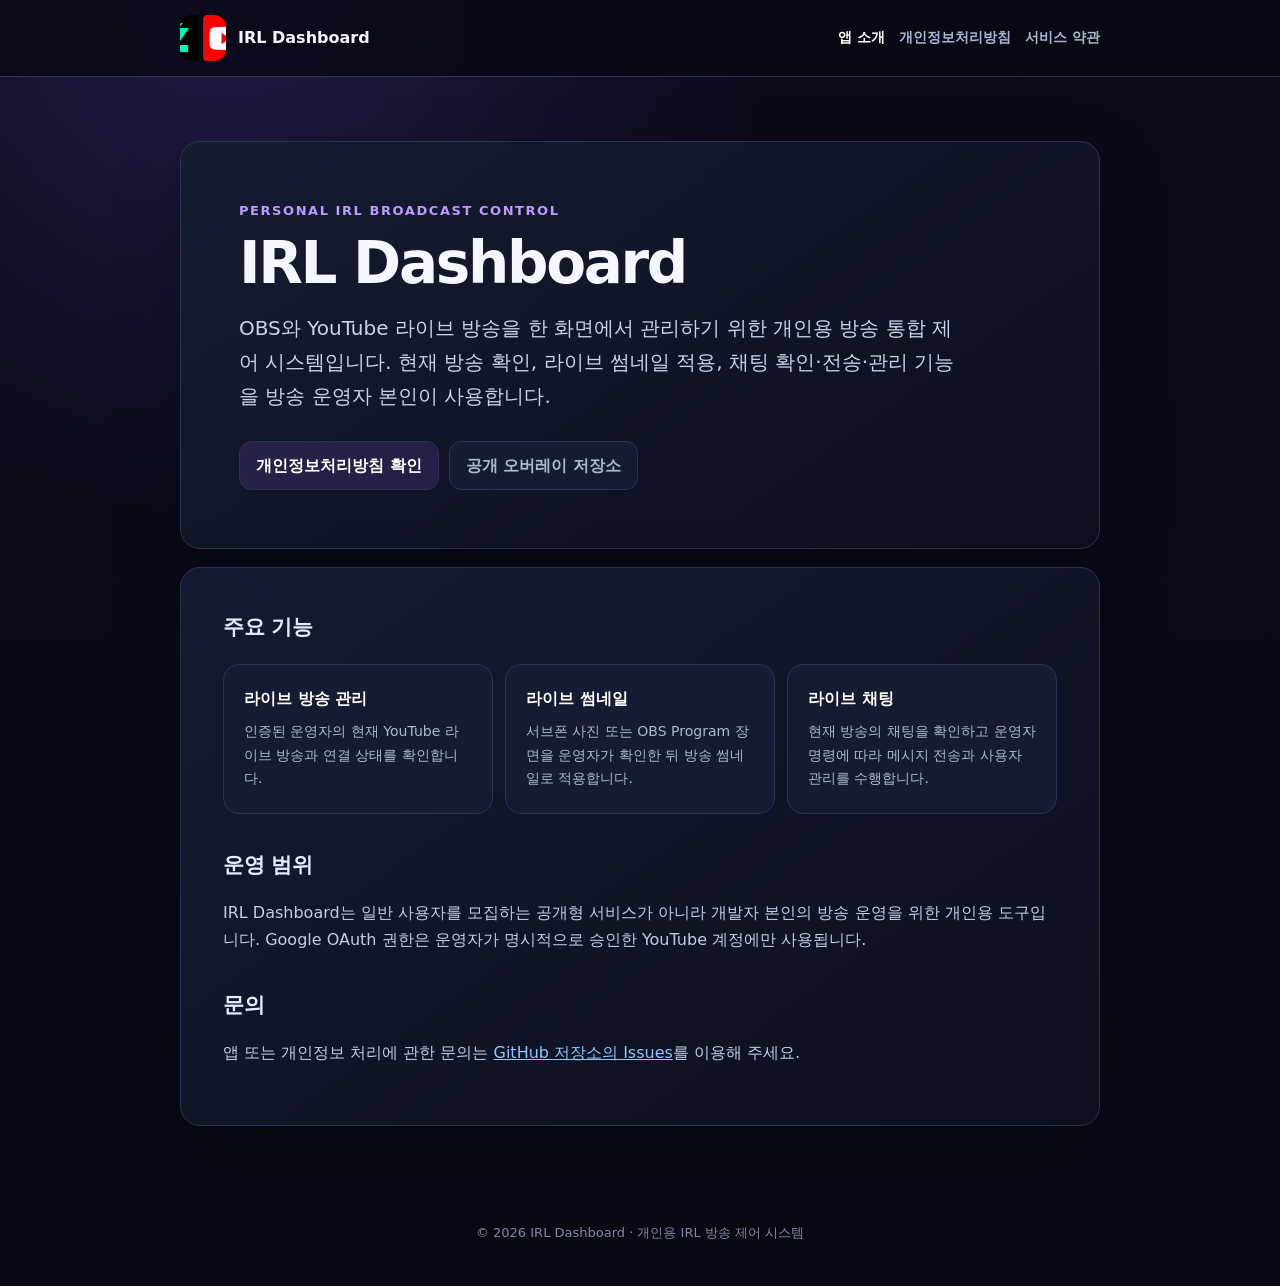
<file: about.html>
<!doctype html>
<html lang="ko">
<head>
  <meta charset="utf-8">
  <meta name="viewport" content="width=device-width, initial-scale=1">
  <title>IRL Dashboard — 앱 소개</title>
  <meta name="description" content="OBS와 YouTube 라이브 방송을 관리하는 개인용 IRL 통합 제어 시스템 소개 페이지입니다.">
  <link rel="canonical" href="https://ljw2455qq.github.io/obs-overlay/about.html">
  <link rel="stylesheet" href="legal.css">
</head>
<body>
  <header class="site-header">
    <div class="site-header-inner">
      <a class="brand" href="about.html"><img src="LOGO.png" alt="IRL Dashboard 로고"><span>IRL Dashboard</span></a>
      <nav class="nav" aria-label="정책 페이지"><a href="about.html" aria-current="page">앱 소개</a><a href="privacy.html">개인정보처리방침</a><a href="terms.html">서비스 약관</a></nav>
    </div>
  </header>
  <main class="page">
    <section class="hero">
      <div class="eyebrow">Personal IRL Broadcast Control</div>
      <h1>IRL Dashboard</h1>
      <p class="lead">OBS와 YouTube 라이브 방송을 한 화면에서 관리하기 위한 개인용 방송 통합 제어 시스템입니다. 현재 방송 확인, 라이브 썸네일 적용, 채팅 확인·전송·관리 기능을 방송 운영자 본인이 사용합니다.</p>
      <div class="actions"><a class="button" href="privacy.html">개인정보처리방침 확인</a><a class="button secondary" href="https://github.com/ljw2455qq/obs-overlay">공개 오버레이 저장소</a></div>
    </section>
    <section class="content-card" aria-labelledby="features-title">
      <h2 id="features-title">주요 기능</h2>
      <div class="feature-grid">
        <article class="feature"><strong>라이브 방송 관리</strong><p>인증된 운영자의 현재 YouTube 라이브 방송과 연결 상태를 확인합니다.</p></article>
        <article class="feature"><strong>라이브 썸네일</strong><p>서브폰 사진 또는 OBS Program 장면을 운영자가 확인한 뒤 방송 썸네일로 적용합니다.</p></article>
        <article class="feature"><strong>라이브 채팅</strong><p>현재 방송의 채팅을 확인하고 운영자 명령에 따라 메시지 전송과 사용자 관리를 수행합니다.</p></article>
      </div>
      <h2>운영 범위</h2>
      <p>IRL Dashboard는 일반 사용자를 모집하는 공개형 서비스가 아니라 개발자 본인의 방송 운영을 위한 개인용 도구입니다. Google OAuth 권한은 운영자가 명시적으로 승인한 YouTube 계정에만 사용됩니다.</p>
      <h2>문의</h2>
      <p>앱 또는 개인정보 처리에 관한 문의는 <a href="https://github.com/ljw2455qq/obs-overlay/issues">GitHub 저장소의 Issues</a>를 이용해 주세요.</p>
    </section>
  </main>
  <footer class="site-footer">© 2026 IRL Dashboard · 개인용 IRL 방송 제어 시스템</footer>
</body>
</html>
</file>
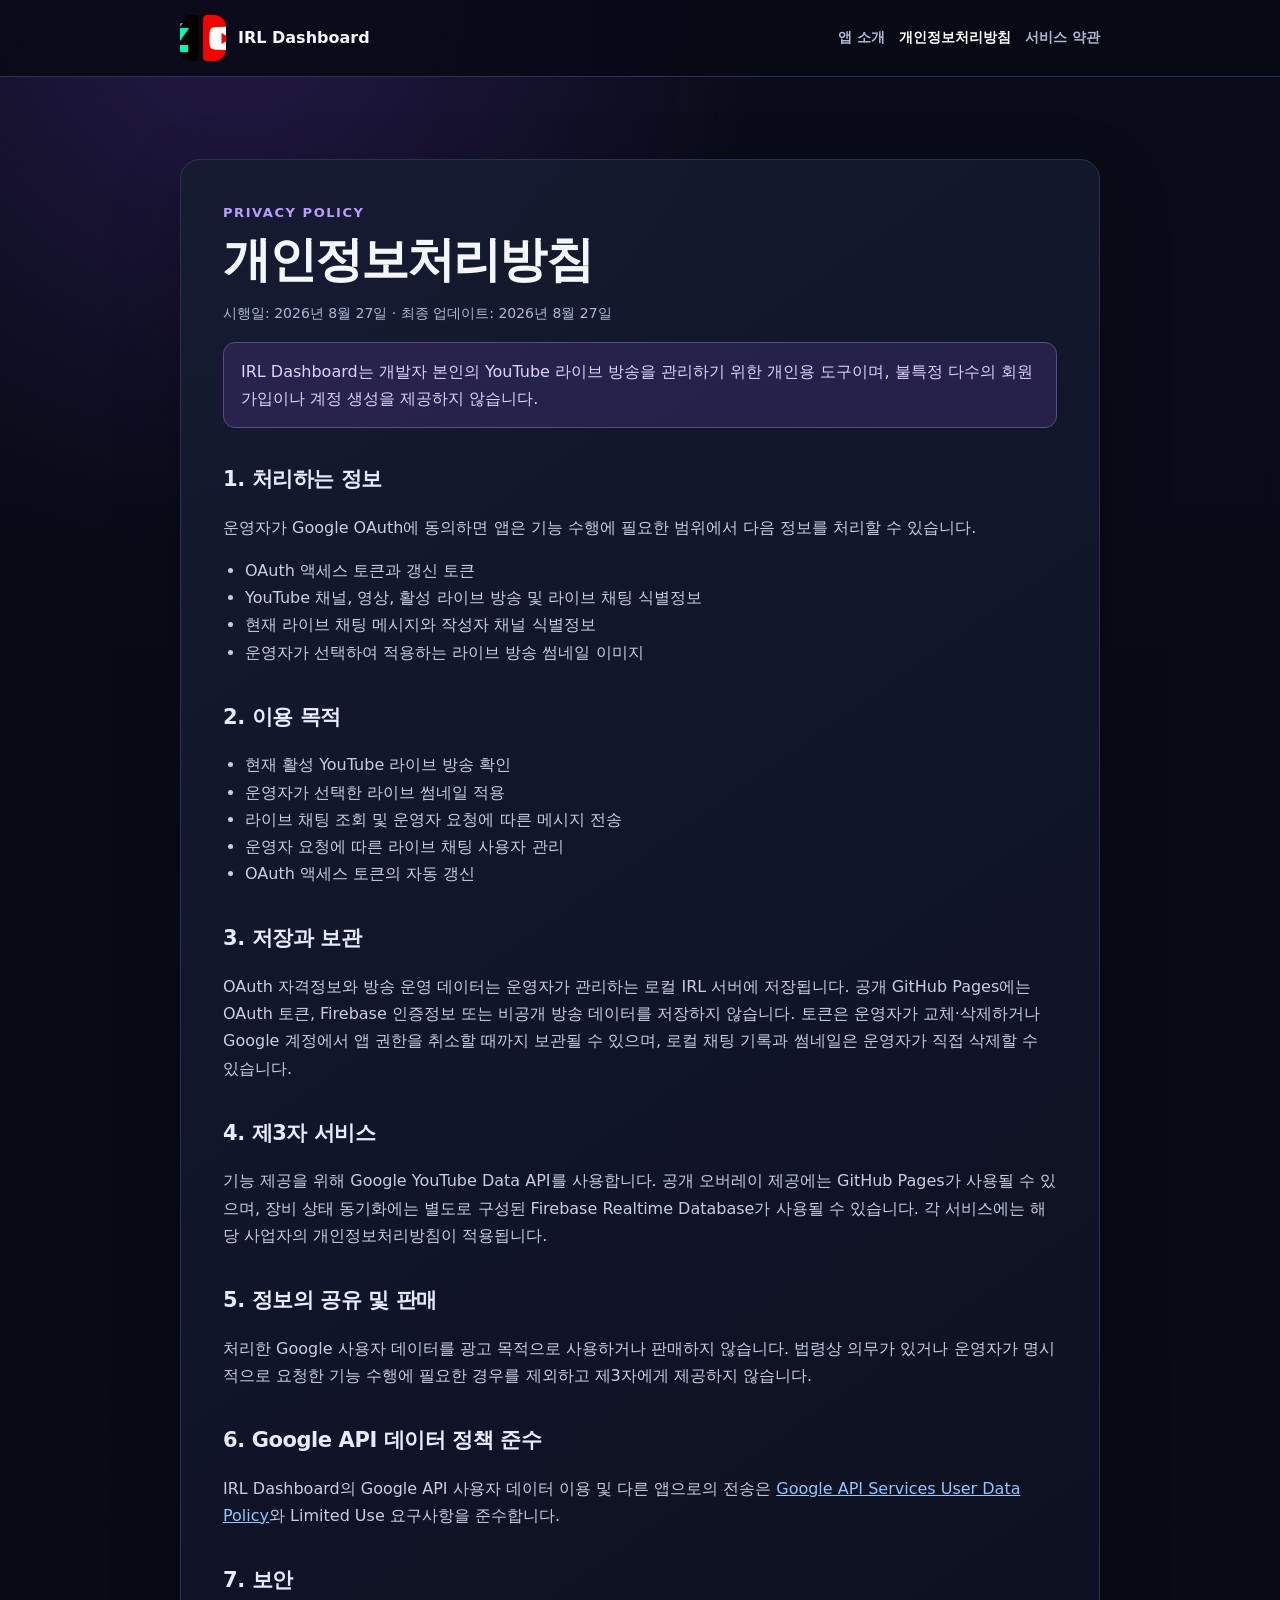
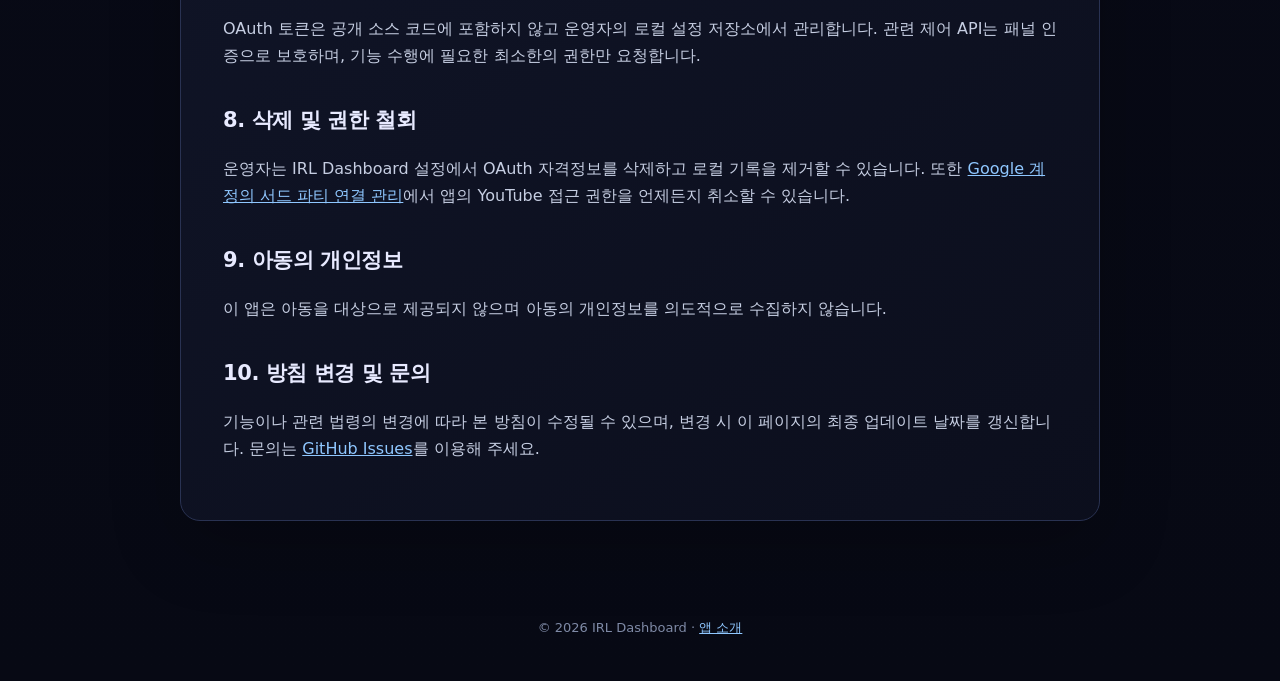
<file: privacy.html>
<!doctype html>
<html lang="ko">
<head>
  <meta charset="utf-8">
  <meta name="viewport" content="width=device-width, initial-scale=1">
  <title>IRL Dashboard — 개인정보처리방침</title>
  <meta name="description" content="IRL Dashboard의 YouTube API 데이터 및 개인정보 처리 방침입니다.">
  <link rel="canonical" href="https://ljw2455qq.github.io/obs-overlay/privacy.html">
  <link rel="stylesheet" href="legal.css">
</head>
<body>
  <header class="site-header">
    <div class="site-header-inner">
      <a class="brand" href="about.html"><img src="LOGO.png" alt="IRL Dashboard 로고"><span>IRL Dashboard</span></a>
      <nav class="nav" aria-label="정책 페이지"><a href="about.html">앱 소개</a><a href="privacy.html" aria-current="page">개인정보처리방침</a><a href="terms.html">서비스 약관</a></nav>
    </div>
  </header>
  <main class="page">
    <article class="content-card">
      <div class="eyebrow">Privacy Policy</div>
      <h1>개인정보처리방침</h1>
      <p class="meta">시행일: 2026년 8월 27일 · 최종 업데이트: 2026년 8월 27일</p>
      <p class="notice">IRL Dashboard는 개발자 본인의 YouTube 라이브 방송을 관리하기 위한 개인용 도구이며, 불특정 다수의 회원 가입이나 계정 생성을 제공하지 않습니다.</p>

      <h2>1. 처리하는 정보</h2>
      <p>운영자가 Google OAuth에 동의하면 앱은 기능 수행에 필요한 범위에서 다음 정보를 처리할 수 있습니다.</p>
      <ul>
        <li>OAuth 액세스 토큰과 갱신 토큰</li>
        <li>YouTube 채널, 영상, 활성 라이브 방송 및 라이브 채팅 식별정보</li>
        <li>현재 라이브 채팅 메시지와 작성자 채널 식별정보</li>
        <li>운영자가 선택하여 적용하는 라이브 방송 썸네일 이미지</li>
      </ul>

      <h2>2. 이용 목적</h2>
      <ul>
        <li>현재 활성 YouTube 라이브 방송 확인</li>
        <li>운영자가 선택한 라이브 썸네일 적용</li>
        <li>라이브 채팅 조회 및 운영자 요청에 따른 메시지 전송</li>
        <li>운영자 요청에 따른 라이브 채팅 사용자 관리</li>
        <li>OAuth 액세스 토큰의 자동 갱신</li>
      </ul>

      <h2>3. 저장과 보관</h2>
      <p>OAuth 자격정보와 방송 운영 데이터는 운영자가 관리하는 로컬 IRL 서버에 저장됩니다. 공개 GitHub Pages에는 OAuth 토큰, Firebase 인증정보 또는 비공개 방송 데이터를 저장하지 않습니다. 토큰은 운영자가 교체·삭제하거나 Google 계정에서 앱 권한을 취소할 때까지 보관될 수 있으며, 로컬 채팅 기록과 썸네일은 운영자가 직접 삭제할 수 있습니다.</p>

      <h2>4. 제3자 서비스</h2>
      <p>기능 제공을 위해 Google YouTube Data API를 사용합니다. 공개 오버레이 제공에는 GitHub Pages가 사용될 수 있으며, 장비 상태 동기화에는 별도로 구성된 Firebase Realtime Database가 사용될 수 있습니다. 각 서비스에는 해당 사업자의 개인정보처리방침이 적용됩니다.</p>

      <h2>5. 정보의 공유 및 판매</h2>
      <p>처리한 Google 사용자 데이터를 광고 목적으로 사용하거나 판매하지 않습니다. 법령상 의무가 있거나 운영자가 명시적으로 요청한 기능 수행에 필요한 경우를 제외하고 제3자에게 제공하지 않습니다.</p>

      <h2>6. Google API 데이터 정책 준수</h2>
      <p>IRL Dashboard의 Google API 사용자 데이터 이용 및 다른 앱으로의 전송은 <a href="https://developers.google.com/terms/api-services-user-data-policy">Google API Services User Data Policy</a>와 Limited Use 요구사항을 준수합니다.</p>

      <h2>7. 보안</h2>
      <p>OAuth 토큰은 공개 소스 코드에 포함하지 않고 운영자의 로컬 설정 저장소에서 관리합니다. 관련 제어 API는 패널 인증으로 보호하며, 기능 수행에 필요한 최소한의 권한만 요청합니다.</p>

      <h2>8. 삭제 및 권한 철회</h2>
      <p>운영자는 IRL Dashboard 설정에서 OAuth 자격정보를 삭제하고 로컬 기록을 제거할 수 있습니다. 또한 <a href="https://myaccount.google.com/connections">Google 계정의 서드 파티 연결 관리</a>에서 앱의 YouTube 접근 권한을 언제든지 취소할 수 있습니다.</p>

      <h2>9. 아동의 개인정보</h2>
      <p>이 앱은 아동을 대상으로 제공되지 않으며 아동의 개인정보를 의도적으로 수집하지 않습니다.</p>

      <h2>10. 방침 변경 및 문의</h2>
      <p>기능이나 관련 법령의 변경에 따라 본 방침이 수정될 수 있으며, 변경 시 이 페이지의 최종 업데이트 날짜를 갱신합니다. 문의는 <a href="https://github.com/ljw2455qq/obs-overlay/issues">GitHub Issues</a>를 이용해 주세요.</p>
    </article>
  </main>
  <footer class="site-footer">© 2026 IRL Dashboard · <a href="about.html">앱 소개</a></footer>
</body>
</html>
</file>
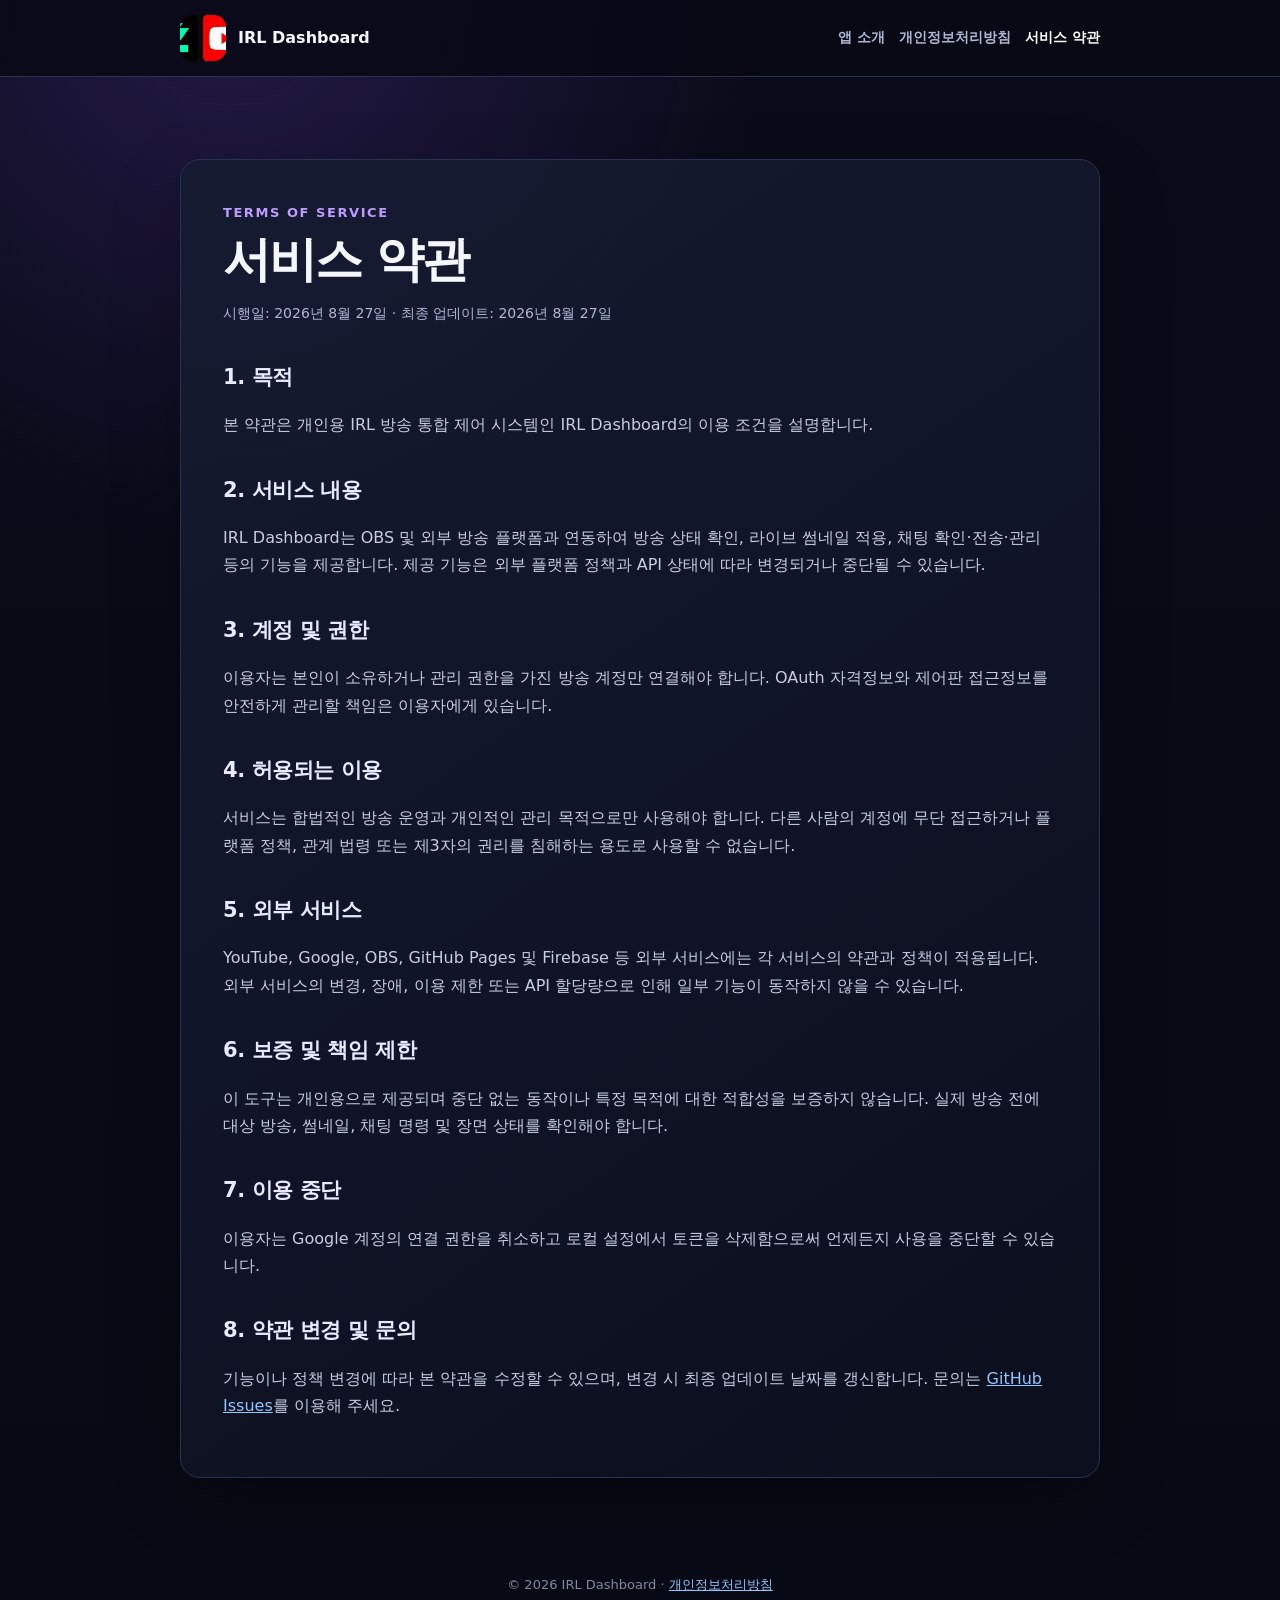
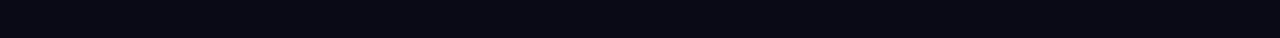
<file: terms.html>
<!doctype html>
<html lang="ko">
<head>
  <meta charset="utf-8">
  <meta name="viewport" content="width=device-width, initial-scale=1">
  <title>IRL Dashboard — 서비스 약관</title>
  <meta name="description" content="IRL Dashboard 개인용 방송 제어 시스템의 서비스 약관입니다.">
  <link rel="canonical" href="https://ljw2455qq.github.io/obs-overlay/terms.html">
  <link rel="stylesheet" href="legal.css">
</head>
<body>
  <header class="site-header">
    <div class="site-header-inner">
      <a class="brand" href="about.html"><img src="LOGO.png" alt="IRL Dashboard 로고"><span>IRL Dashboard</span></a>
      <nav class="nav" aria-label="정책 페이지"><a href="about.html">앱 소개</a><a href="privacy.html">개인정보처리방침</a><a href="terms.html" aria-current="page">서비스 약관</a></nav>
    </div>
  </header>
  <main class="page">
    <article class="content-card">
      <div class="eyebrow">Terms of Service</div>
      <h1>서비스 약관</h1>
      <p class="meta">시행일: 2026년 8월 27일 · 최종 업데이트: 2026년 8월 27일</p>

      <h2>1. 목적</h2>
      <p>본 약관은 개인용 IRL 방송 통합 제어 시스템인 IRL Dashboard의 이용 조건을 설명합니다.</p>

      <h2>2. 서비스 내용</h2>
      <p>IRL Dashboard는 OBS 및 외부 방송 플랫폼과 연동하여 방송 상태 확인, 라이브 썸네일 적용, 채팅 확인·전송·관리 등의 기능을 제공합니다. 제공 기능은 외부 플랫폼 정책과 API 상태에 따라 변경되거나 중단될 수 있습니다.</p>

      <h2>3. 계정 및 권한</h2>
      <p>이용자는 본인이 소유하거나 관리 권한을 가진 방송 계정만 연결해야 합니다. OAuth 자격정보와 제어판 접근정보를 안전하게 관리할 책임은 이용자에게 있습니다.</p>

      <h2>4. 허용되는 이용</h2>
      <p>서비스는 합법적인 방송 운영과 개인적인 관리 목적으로만 사용해야 합니다. 다른 사람의 계정에 무단 접근하거나 플랫폼 정책, 관계 법령 또는 제3자의 권리를 침해하는 용도로 사용할 수 없습니다.</p>

      <h2>5. 외부 서비스</h2>
      <p>YouTube, Google, OBS, GitHub Pages 및 Firebase 등 외부 서비스에는 각 서비스의 약관과 정책이 적용됩니다. 외부 서비스의 변경, 장애, 이용 제한 또는 API 할당량으로 인해 일부 기능이 동작하지 않을 수 있습니다.</p>

      <h2>6. 보증 및 책임 제한</h2>
      <p>이 도구는 개인용으로 제공되며 중단 없는 동작이나 특정 목적에 대한 적합성을 보증하지 않습니다. 실제 방송 전에 대상 방송, 썸네일, 채팅 명령 및 장면 상태를 확인해야 합니다.</p>

      <h2>7. 이용 중단</h2>
      <p>이용자는 Google 계정의 연결 권한을 취소하고 로컬 설정에서 토큰을 삭제함으로써 언제든지 사용을 중단할 수 있습니다.</p>

      <h2>8. 약관 변경 및 문의</h2>
      <p>기능이나 정책 변경에 따라 본 약관을 수정할 수 있으며, 변경 시 최종 업데이트 날짜를 갱신합니다. 문의는 <a href="https://github.com/ljw2455qq/obs-overlay/issues">GitHub Issues</a>를 이용해 주세요.</p>
    </article>
  </main>
  <footer class="site-footer">© 2026 IRL Dashboard · <a href="privacy.html">개인정보처리방침</a></footer>
</body>
</html>
</file>
<file: legal.css>
:root {
  color-scheme: dark;
  --bg: #070914;
  --panel: #101426;
  --panel-soft: #151b31;
  --line: #293252;
  --text: #f4f7ff;
  --muted: #aeb8d3;
  --accent: #9d65ff;
  --accent-soft: rgba(157, 101, 255, 0.14);
  --link: #8fc7ff;
}

* { box-sizing: border-box; }

html { background: var(--bg); }

body {
  margin: 0;
  min-height: 100vh;
  background:
    radial-gradient(circle at 18% 0%, rgba(104, 61, 190, 0.28), transparent 34rem),
    linear-gradient(180deg, #090b18 0%, var(--bg) 100%);
  color: var(--text);
  font-family: Pretendard, "Noto Sans KR", "Malgun Gothic", system-ui, sans-serif;
  line-height: 1.7;
}

a { color: var(--link); }
a:hover { color: #c2e1ff; }

.site-header {
  border-bottom: 1px solid var(--line);
  background: rgba(7, 9, 20, 0.86);
}

.site-header-inner,
.page {
  width: min(920px, calc(100% - 32px));
  margin: 0 auto;
}

.site-header-inner {
  min-height: 76px;
  display: flex;
  align-items: center;
  justify-content: space-between;
  gap: 18px;
}

.brand {
  display: flex;
  align-items: center;
  gap: 12px;
  color: var(--text);
  text-decoration: none;
  font-weight: 900;
}

.brand img {
  width: 46px;
  height: 46px;
  border-radius: 12px;
  object-fit: cover;
}

.nav { display: flex; flex-wrap: wrap; gap: 14px; }
.nav a { color: var(--muted); text-decoration: none; font-size: 14px; font-weight: 700; }
.nav a[aria-current="page"] { color: #fff; }

.page { padding: 64px 0 72px; }

.hero,
.content-card {
  border: 1px solid var(--line);
  border-radius: 20px;
  background: linear-gradient(145deg, rgba(21, 27, 49, 0.96), rgba(12, 15, 29, 0.96));
  box-shadow: 0 24px 70px rgba(0, 0, 0, 0.22);
}

.hero { padding: clamp(28px, 6vw, 58px); }
.eyebrow { color: #bc9cff; font-size: 13px; font-weight: 900; letter-spacing: 0.12em; text-transform: uppercase; }
h1 { margin: 10px 0 16px; font-size: clamp(34px, 7vw, 58px); line-height: 1.08; letter-spacing: -0.04em; }
.lead { max-width: 720px; margin: 0; color: #ccd4e9; font-size: clamp(16px, 2.6vw, 20px); }

.actions { display: flex; flex-wrap: wrap; gap: 10px; margin-top: 28px; }
.button {
  display: inline-flex;
  align-items: center;
  min-height: 44px;
  padding: 10px 16px;
  border: 1px solid var(--line);
  border-radius: 12px;
  background: var(--accent-soft);
  color: #fff;
  text-decoration: none;
  font-weight: 800;
}
.button.secondary { background: var(--panel-soft); color: var(--muted); }

.content-card { margin-top: 18px; padding: clamp(24px, 5vw, 42px); }
.content-card h1 { font-size: clamp(32px, 6vw, 48px); }
h2 { margin: 34px 0 10px; color: #e8eaff; font-size: 21px; letter-spacing: -0.02em; }
h2:first-child { margin-top: 0; }
p, li { color: #c6cee2; }
ul { padding-left: 22px; }
.meta { color: var(--muted); font-size: 14px; }
.notice { padding: 15px 17px; border: 1px solid #5b4a85; border-radius: 12px; background: var(--accent-soft); color: #ded2ff; }

.feature-grid { display: grid; grid-template-columns: repeat(3, 1fr); gap: 12px; margin-top: 18px; }
.feature {
  min-height: 150px;
  padding: 20px;
  border: 1px solid var(--line);
  border-radius: 16px;
  background: var(--panel-soft);
}
.feature strong { display: block; margin-bottom: 8px; color: #fff; }
.feature p { margin: 0; color: var(--muted); font-size: 14px; }

.site-footer { padding: 24px 16px 42px; text-align: center; color: #7f8aa6; font-size: 13px; }

@media (max-width: 700px) {
  .site-header-inner { align-items: flex-start; flex-direction: column; padding: 14px 0; }
  .page { padding-top: 32px; }
  .feature-grid { grid-template-columns: 1fr; }
}
</file>
